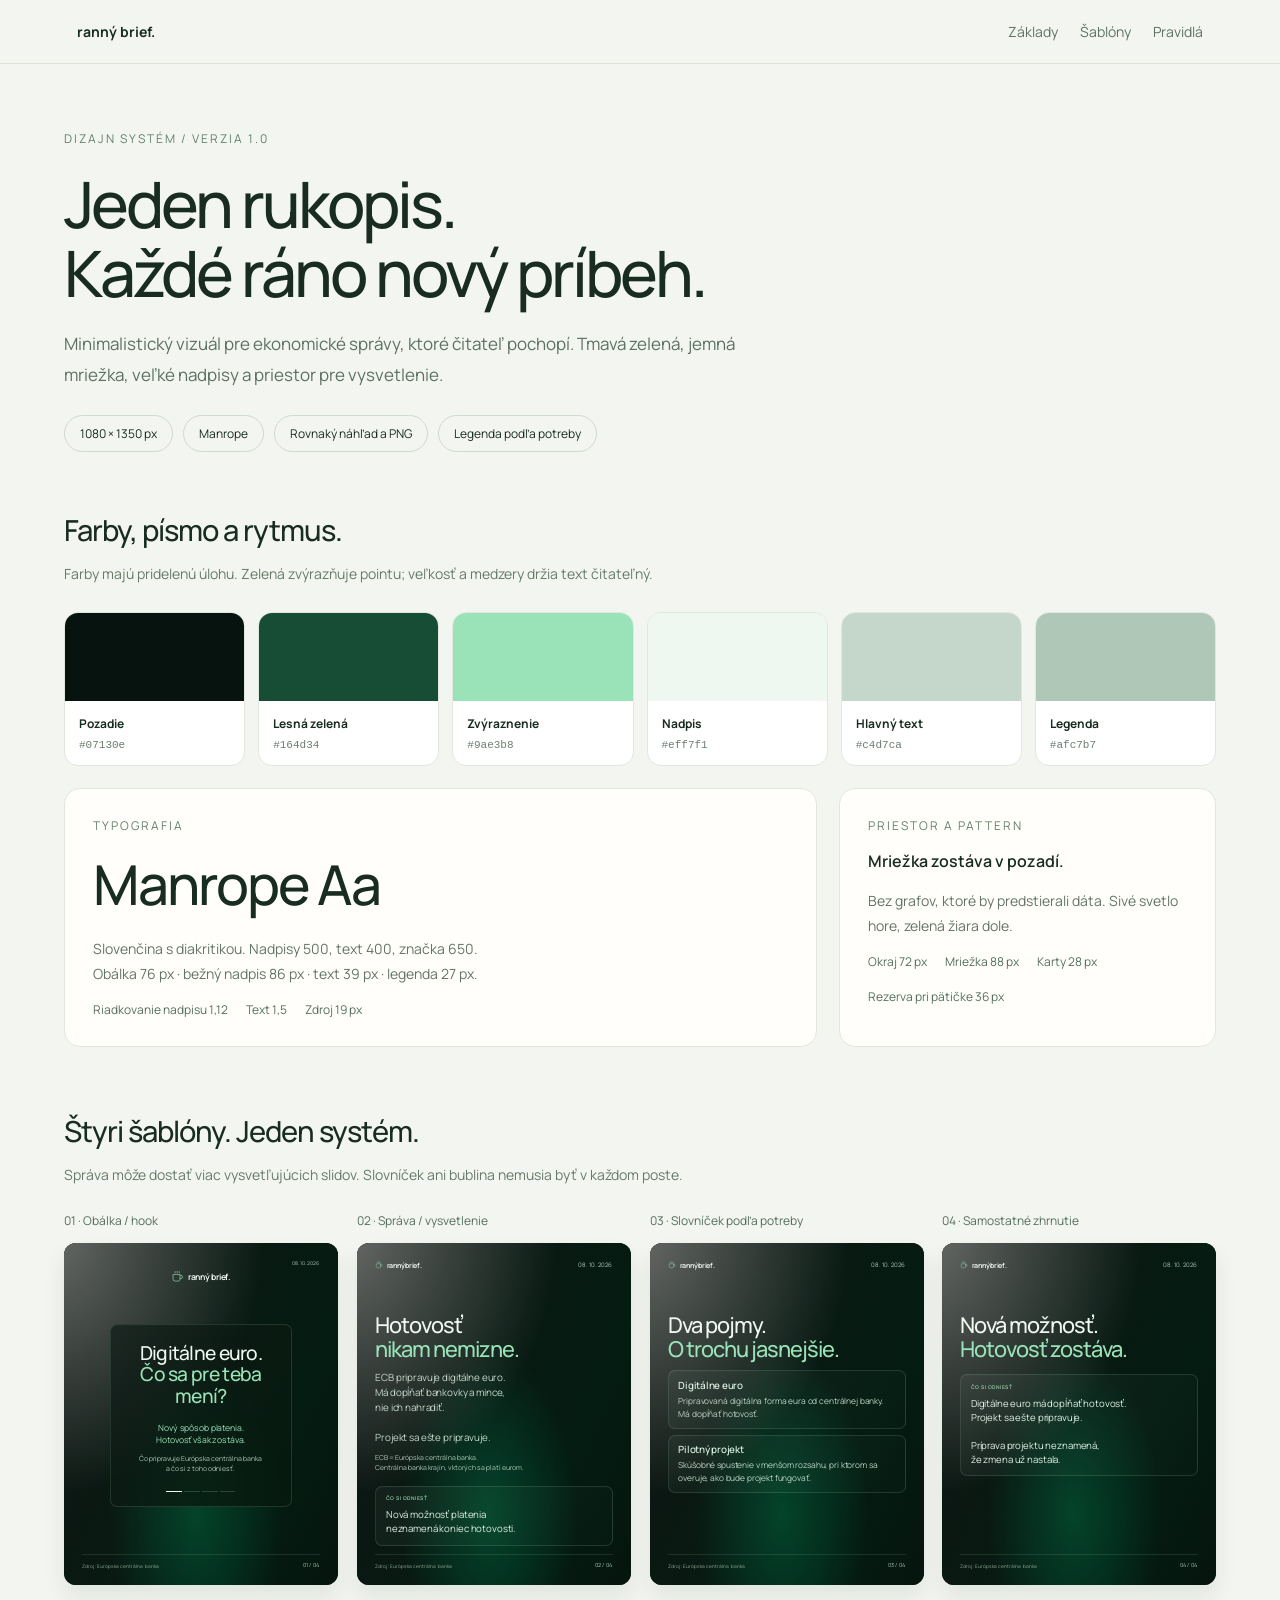
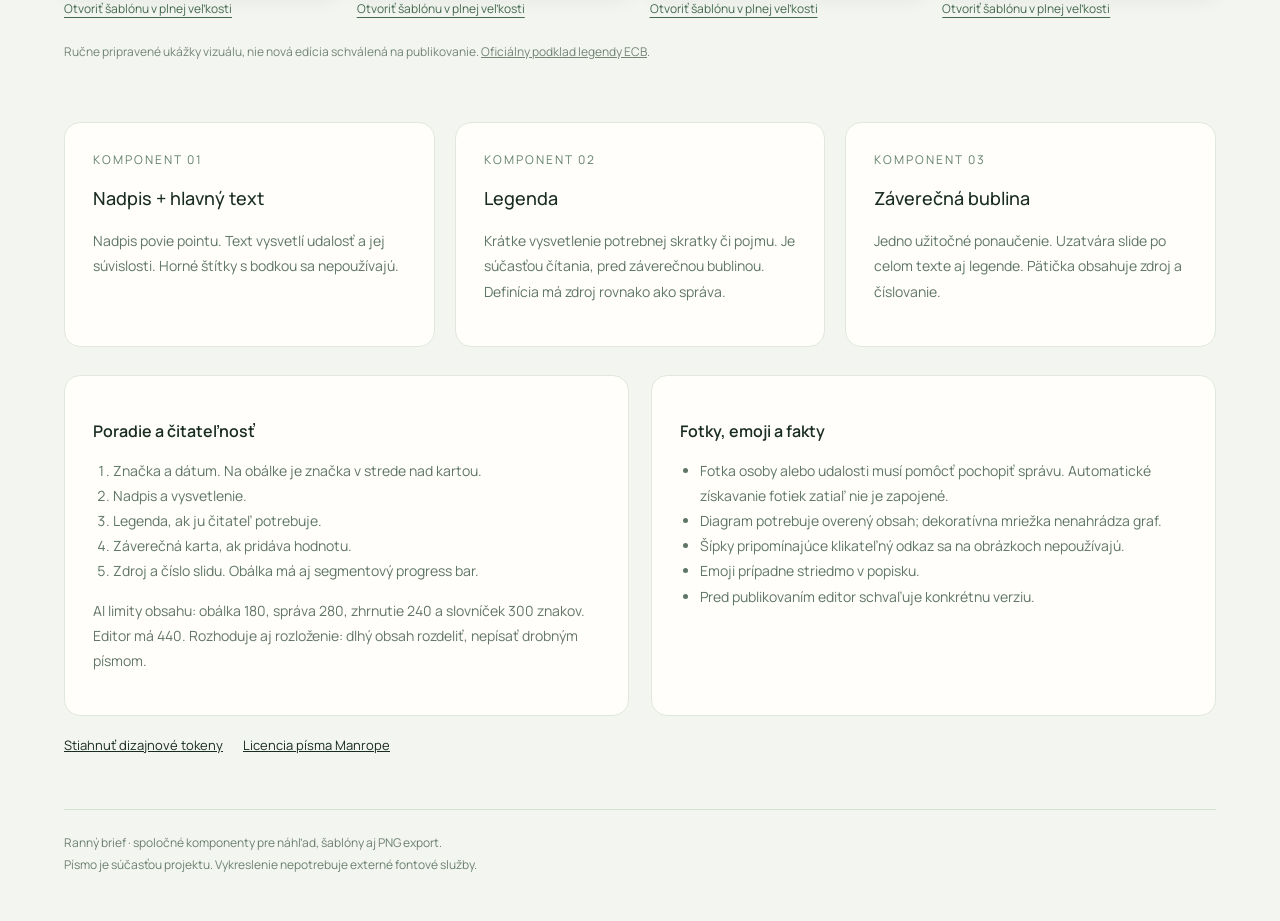
<file: design-system.html>
<!doctype html><html lang="sk"><head><meta charset="utf-8"><meta name="viewport" content="width=device-width,initial-scale=1"><title>Ranný brief — dizajn systém</title><style>@font-face{font-family:Manrope;src:url([data-uri]) format('truetype');font-weight:200 800;font-style:normal;font-display:block}
.rb-frame{
  --rb-background:#07130e;--rb-forest:#164d34;--rb-accent:#9ae3b8;
  --rb-text:#eff7f1;--rb-body:#c4d7ca;--rb-muted:#afc7b7;
  --rb-grid:#d6e8dc13;--rb-border:#c2efd322;
  --rb-gutter:6.666667cqw;--rb-title:7.962963cqw;
  --rb-cover-title:7.037037cqw;--rb-body-size:3.611111cqw;
  --rb-radius:2.592593cqw;
  width:100%;container-type:inline-size;font-family:Manrope,sans-serif;font-synthesis:none;
}
.rb-post,.rb-post *{box-sizing:border-box}
.rb-post{position:relative;width:100%;aspect-ratio:4/5;overflow:hidden;background:var(--rb-background);color:var(--rb-text)}
.rb-post::before{content:'';position:absolute;inset:0;background:radial-gradient(ellipse at -7% -4%,#dddeda70,transparent 53%),radial-gradient(ellipse at 48% 79%,#00875460,transparent 43%),linear-gradient(115deg,#101412,#041c12 72%,#06150e)}
.rb-grid{position:absolute;inset:0;background-image:linear-gradient(var(--rb-grid) .138889cqw,transparent .138889cqw),linear-gradient(90deg,var(--rb-grid) .138889cqw,transparent .138889cqw);background-size:8.148148cqw 8.148148cqw;mask-image:linear-gradient(180deg,#000c,#0009 45%,#000c)}
.rb-top{position:absolute;top:6.296296cqw;left:var(--rb-gutter);right:var(--rb-gutter);display:flex;justify-content:space-between;align-items:center;gap:2cqw}
.rb-brand{font-size:2.592593cqw;font-weight:650;letter-spacing:-.092593cqw;display:flex;align-items:center;gap:1.203704cqw;white-space:nowrap}
.rb-brand svg{width:2.962963cqw;height:2.962963cqw;color:var(--rb-accent)}
.rb-top time{font-size:2.222222cqw;letter-spacing:.018519cqw;color:#b2c8ba;white-space:nowrap}
.rb-content{position:absolute;left:var(--rb-gutter);right:var(--rb-gutter);top:25.462963cqw}
.rb-title{font-family:inherit;font-size:var(--rb-title);line-height:1.12;font-weight:500;letter-spacing:-.37037cqw;margin:0 0 3.240741cqw;white-space:pre-line;overflow-wrap:anywhere;color:var(--rb-text)}
.rb-title-accent{color:var(--rb-accent)}
.rb-layout-cover .rb-top{justify-content:center;top:10cqw}
.rb-layout-cover .rb-brand{font-size:3.148148cqw;gap:1.481481cqw}
.rb-layout-cover .rb-brand svg{width:4.814815cqw;height:4.814815cqw}
.rb-layout-cover .rb-top time{position:absolute;top:-3.7cqw;right:0;font-size:1.851852cqw}
.rb-layout-cover .rb-content{left:16.666667cqw;right:16.666667cqw;top:29.62963cqw;min-height:66.666667cqw;padding:6.111111cqw 5.555556cqw 5.185185cqw;text-align:center;border:.092593cqw solid var(--rb-border);border-radius:var(--rb-radius);background:linear-gradient(125deg,#101b17b3,#06190ed9);box-shadow:inset 0 .092593cqw 0 #edfff008;display:flex;flex-direction:column}
.rb-layout-cover .rb-title{font-size:var(--rb-cover-title);line-height:1.12;letter-spacing:-.259259cqw;margin-bottom:5.555556cqw}
.rb-layout-cover .rb-body{font-size:3.148148cqw;line-height:1.4;color:var(--rb-accent)}
.rb-cover-extra{font-size:2.5cqw;line-height:1.5;color:var(--rb-muted);padding-top:2.962963cqw}
.rb-progress{display:flex;gap:.740741cqw;justify-content:center;padding-top:5.555556cqw;margin-top:auto;width:100%}
.rb-progress i{height:.277778cqw;flex:1;max-width:5.740741cqw;background:#b4dec433}
.rb-progress i.current{background:var(--rb-text)}
.rb-post p{margin:0;font-family:inherit;white-space:pre-line;overflow-wrap:anywhere}
.rb-body{font-size:var(--rb-body-size);line-height:1.5;letter-spacing:-.050926cqw;font-weight:400;color:var(--rb-body)}
.rb-legend{font-size:2.5cqw;line-height:1.45;color:var(--rb-muted);padding-top:3.148148cqw}
.rb-card{border:.092593cqw solid var(--rb-border);border-radius:var(--rb-radius);padding:3.148148cqw 3.518519cqw;background:linear-gradient(125deg,#d5ffe60c,#9ae5b903);box-shadow:inset 0 .092593cqw 0 #edfff008}
.rb-card p{font-size:3.518519cqw;line-height:1.45;letter-spacing:-.050926cqw;color:#e1f0e6}
.rb-label{font-size:1.851852cqw;line-height:1.4;letter-spacing:.185185cqw;font-weight:600;color:#9ad3af;text-transform:uppercase;margin-bottom:2.12963cqw}
.rb-takeaway{margin-top:4.62963cqw}
.rb-term-card{padding:2.685185cqw 3.333333cqw;margin-top:2.222222cqw}
.rb-term-card h3{font-family:inherit;font-size:3.611111cqw;line-height:1.3;letter-spacing:-.092593cqw;font-weight:550;color:#d8f1e2;margin:0 0 1.296296cqw;overflow-wrap:anywhere}
.rb-term-card p{font-size:3.055556cqw;line-height:1.5;color:#bcd3c4}
.rb-footer{position:absolute;bottom:5.648148cqw;left:var(--rb-gutter);right:var(--rb-gutter);border-top:.092593cqw solid #b4dec420;padding-top:2.592593cqw;display:flex;justify-content:space-between;align-items:flex-end;gap:2.777778cqw}
.rb-source{font-size:1.759259cqw;line-height:1.5;letter-spacing:.018519cqw;color:#90aa98;max-width:75%;overflow-wrap:anywhere}
.rb-pagination{font-size:2.037037cqw;line-height:1.4;letter-spacing:.092593cqw;color:#a9c8b5;white-space:nowrap}

*{box-sizing:border-box}html{scroll-behavior:smooth}body{margin:0;background:#f3f5f0;color:#192c21;font-family:Manrope,sans-serif}a{color:inherit}a:focus-visible{outline:3px solid #248653;outline-offset:6px}header.guide-top{padding:22px 6%;border-bottom:1px solid #dce4da;display:flex;justify-content:space-between;gap:20px;font-size:14px}nav{display:flex;gap:22px;flex-wrap:wrap}nav a{text-decoration:none;color:#5e7264}.wrap{max-width:1440px;margin:auto;padding:66px 5% 45px}.eyebrow{font-size:12px;letter-spacing:2px;color:#63816c;text-transform:uppercase}.hero h1{font-size:clamp(38px,5vw,70px);line-height:1.08;letter-spacing:-3px;font-weight:500;max-width:850px;margin:22px 0}.hero p{font-size:17px;line-height:1.8;max-width:710px;color:#5c7063}.badges{display:flex;gap:10px;flex-wrap:wrap;margin:25px 0 58px}.badge{border:1px solid #cedbcf;border-radius:99px;padding:9px 15px;font-size:12px}.section-heading{font-size:29px;letter-spacing:-1px;font-weight:500;margin:0 0 12px}.section-copy{font-size:14px;line-height:1.7;color:#667b6a;margin:0 0 26px}.palette{display:grid;grid-template-columns:repeat(6,1fr);gap:13px}.swatch{background:white;border:1px solid #e0e8dd;border-radius:14px;overflow:hidden}.swatch i{display:block;height:88px}.swatch div{padding:14px}.swatch b{display:block;font-size:12px}.swatch code{display:block;margin-top:7px;font-size:11px;color:#6c7e70}.foundations{display:grid;grid-template-columns:2fr 1fr;gap:22px;margin-top:22px}.foundation{background:#fffefa;border:1px solid #e0e8dd;border-radius:16px;padding:28px}.font-name{font-size:55px;letter-spacing:-2px;font-weight:500;margin:12px 0}.foundation p{font-size:14px;line-height:1.8;color:#637568}.foundation h3{font-size:16px;font-weight:600}.sizing{display:flex;gap:18px;flex-wrap:wrap;font-size:12px;color:#54705c}.templates{margin-top:64px}.deck{display:grid;grid-template-columns:repeat(4,minmax(0,1fr));gap:19px}.example-name{font-size:12px;color:#546d5b;margin:0 0 14px}.example .rb-frame{border-radius:12px;overflow:hidden;box-shadow:0 12px 22px #17382115}.example > a{display:block;font-size:12px;margin-top:14px;color:#456a50;text-underline-offset:4px}.components{display:grid;grid-template-columns:repeat(3,1fr);gap:20px;margin-top:60px}.components h3{font-size:18px;font-weight:500}.components p,.rules li{font-size:14px;line-height:1.8;color:#5f7566}.rules{display:grid;grid-template-columns:1fr 1fr;gap:22px;margin-top:28px}.rules ol,.rules ul{padding-left:20px;margin-bottom:0}.footer{margin-top:55px;padding-top:22px;border-top:1px solid #d5e0d3;font-size:12px;line-height:1.8;color:#6b806f}.downloads{display:flex;gap:20px;flex-wrap:wrap;margin-top:20px;font-size:13px}.note{font-size:12px;color:#738575;line-height:1.8;margin:24px 0}
@media(max-width:1050px){.deck{grid-template-columns:repeat(2,1fr)}.palette{grid-template-columns:repeat(3,1fr)}.foundations{grid-template-columns:1fr}.components{grid-template-columns:1fr}}@media(max-width:600px){header.guide-top{flex-direction:column}.wrap{padding:36px 22px}.hero h1{letter-spacing:-1.7px}.deck{grid-template-columns:1fr;gap:28px}.palette{grid-template-columns:repeat(2,1fr)}.rules{grid-template-columns:1fr}.foundation{padding:22px}.font-name{font-size:44px}}
@media(prefers-reduced-motion:reduce){html{scroll-behavior:auto}}
</style></head><body><header class="guide-top"><b>ranný brief.</b><nav aria-label="Sekcie dizajn systému"><a href="#foundations">Základy</a><a href="#templates">Šablóny</a><a href="#rules">Pravidlá</a></nav></header><main class="wrap"><section class="hero"><div class="eyebrow">Dizajn systém / verzia 1.0</div><h1>Jeden rukopis.<br>Každé ráno nový príbeh.</h1><p>Minimalistický vizuál pre ekonomické správy, ktoré čitateľ pochopí. Tmavá zelená, jemná mriežka, veľké nadpisy a priestor pre vysvetlenie.</p><div class="badges"><span class="badge">1080 × 1350 px</span><span class="badge">Manrope</span><span class="badge">Rovnaký náhľad a PNG</span><span class="badge">Legenda podľa potreby</span></div></section>
<section id="foundations"><h2 class="section-heading">Farby, písmo a rytmus.</h2><p class="section-copy">Farby majú pridelenú úlohu. Zelená zvýrazňuje pointu; veľkosť a medzery držia text čitateľný.</p><div class="palette"><div class="swatch"><i style="background:#07130e"></i><div><b>Pozadie</b><code>#07130e</code></div></div><div class="swatch"><i style="background:#164d34"></i><div><b>Lesná zelená</b><code>#164d34</code></div></div><div class="swatch"><i style="background:#9ae3b8"></i><div><b>Zvýraznenie</b><code>#9ae3b8</code></div></div><div class="swatch"><i style="background:#eff7f1"></i><div><b>Nadpis</b><code>#eff7f1</code></div></div><div class="swatch"><i style="background:#c4d7ca"></i><div><b>Hlavný text</b><code>#c4d7ca</code></div></div><div class="swatch"><i style="background:#afc7b7"></i><div><b>Legenda</b><code>#afc7b7</code></div></div></div><div class="foundations"><div class="foundation"><div class="eyebrow">Typografia</div><div class="font-name">Manrope Aa</div><p>Slovenčina s diakritikou. Nadpisy 500, text 400, značka 650.<br>Obálka 76 px · bežný nadpis 86 px · text 39 px · legenda 27 px.</p><div class="sizing"><span>Riadkovanie nadpisu 1,12</span><span>Text 1,5</span><span>Zdroj 19 px</span></div></div><div class="foundation"><div class="eyebrow">Priestor a pattern</div><h3>Mriežka zostáva v pozadí.</h3><p>Bez grafov, ktoré by predstierali dáta. Sivé svetlo hore, zelená žiara dole.</p><div class="sizing"><span>Okraj 72 px</span><span>Mriežka 88 px</span><span>Karty 28 px</span><span>Rezerva pri pätičke 36 px</span></div></div></div></section>
<section class="templates" id="templates"><h2 class="section-heading">Štyri šablóny. Jeden systém.</h2><p class="section-copy">Správa môže dostať viac vysvetľujúcich slidov. Slovníček ani bublina nemusia byť v každom poste.</p><div class="deck"><div class="example"><p class="example-name">01 · Obálka / hook</p><div class="rb-frame"><article class="rb-post rb-layout-cover">
    <div class="rb-grid" aria-hidden="true"></div>
    <header class="rb-top"><div class="rb-brand"><svg viewBox="0 0 32 32" fill="none" aria-hidden="true"><path d="M5 11h17v11a5 5 0 0 1-5 5h-7a5 5 0 0 1-5-5V11Z" stroke="currentColor" stroke-width="1.5"/><path d="M22 13h2a4 4 0 0 1 0 8h-2M10 4v3M15 3v4M20 4v3" stroke="currentColor" stroke-width="1.5" stroke-linecap="round"/></svg><span>ranný brief.</span></div><time>08. 10. 2026</time></header>
    <div class="rb-content"><h2 class="rb-title">Digitálne euro.<br><span class="rb-title-accent">Čo sa pre teba
mení?</span></h2><p class="rb-body">Nový spôsob platenia.
Hotovosť však zostáva.</p><p class="rb-cover-extra">Čo pripravuje Európska centrálna banka
a čo si z toho odniesť.</p><div class="rb-progress" role="img" aria-label="Slide 1 z 4"><i class="current"></i><i class=""></i><i class=""></i><i class=""></i></div>
    </div>
    <footer class="rb-footer"><span class="rb-source">Zdroj: Európska centrálna banka</span><span class="rb-pagination">01 / 04</span></footer>
  </article></div><a href="design-system/cover.html">Otvoriť šablónu v plnej veľkosti</a></div><div class="example"><p class="example-name">02 · Správa / vysvetlenie</p><div class="rb-frame"><article class="rb-post rb-layout-news">
    <div class="rb-grid" aria-hidden="true"></div>
    <header class="rb-top"><div class="rb-brand"><svg viewBox="0 0 32 32" fill="none" aria-hidden="true"><path d="M5 11h17v11a5 5 0 0 1-5 5h-7a5 5 0 0 1-5-5V11Z" stroke="currentColor" stroke-width="1.5"/><path d="M22 13h2a4 4 0 0 1 0 8h-2M10 4v3M15 3v4M20 4v3" stroke="currentColor" stroke-width="1.5" stroke-linecap="round"/></svg><span>ranný brief.</span></div><time>08. 10. 2026</time></header>
    <div class="rb-content"><h2 class="rb-title">Hotovosť<br><span class="rb-title-accent">nikam nemizne.</span></h2><p class="rb-body">ECB pripravuje digitálne euro.
Má dopĺňať bankovky a mince,
nie ich nahradiť.

Projekt sa ešte pripravuje.</p><p class="rb-legend">ECB = Európska centrálna banka.
Centrálna banka krajín, v ktorých sa platí eurom.</p><section class="rb-card rb-takeaway"><div class="rb-label">Čo si odniesť</div><p>Nová možnosť platenia
neznamená koniec hotovosti.</p></section>
    </div>
    <footer class="rb-footer"><span class="rb-source">Zdroj: Európska centrálna banka</span><span class="rb-pagination">02 / 04</span></footer>
  </article></div><a href="design-system/news.html">Otvoriť šablónu v plnej veľkosti</a></div><div class="example"><p class="example-name">03 · Slovníček podľa potreby</p><div class="rb-frame"><article class="rb-post rb-layout-glossary">
    <div class="rb-grid" aria-hidden="true"></div>
    <header class="rb-top"><div class="rb-brand"><svg viewBox="0 0 32 32" fill="none" aria-hidden="true"><path d="M5 11h17v11a5 5 0 0 1-5 5h-7a5 5 0 0 1-5-5V11Z" stroke="currentColor" stroke-width="1.5"/><path d="M22 13h2a4 4 0 0 1 0 8h-2M10 4v3M15 3v4M20 4v3" stroke="currentColor" stroke-width="1.5" stroke-linecap="round"/></svg><span>ranný brief.</span></div><time>08. 10. 2026</time></header>
    <div class="rb-content"><h2 class="rb-title">Dva pojmy.<br><span class="rb-title-accent">O trochu jasnejšie.</span></h2><section class="rb-card rb-term-card"><h3>Digitálne euro</h3><p>Pripravovaná digitálna forma eura od centrálnej banky. Má dopĺňať hotovosť.</p></section><section class="rb-card rb-term-card"><h3>Pilotný projekt</h3><p>Skúšobné spustenie v menšom rozsahu, pri ktorom sa overuje, ako bude projekt fungovať.</p></section>
    </div>
    <footer class="rb-footer"><span class="rb-source">Zdroj: Európska centrálna banka</span><span class="rb-pagination">03 / 04</span></footer>
  </article></div><a href="design-system/glossary.html">Otvoriť šablónu v plnej veľkosti</a></div><div class="example"><p class="example-name">04 · Samostatné zhrnutie</p><div class="rb-frame"><article class="rb-post rb-layout-takeaway">
    <div class="rb-grid" aria-hidden="true"></div>
    <header class="rb-top"><div class="rb-brand"><svg viewBox="0 0 32 32" fill="none" aria-hidden="true"><path d="M5 11h17v11a5 5 0 0 1-5 5h-7a5 5 0 0 1-5-5V11Z" stroke="currentColor" stroke-width="1.5"/><path d="M22 13h2a4 4 0 0 1 0 8h-2M10 4v3M15 3v4M20 4v3" stroke="currentColor" stroke-width="1.5" stroke-linecap="round"/></svg><span>ranný brief.</span></div><time>08. 10. 2026</time></header>
    <div class="rb-content"><h2 class="rb-title">Nová možnosť.<br><span class="rb-title-accent">Hotovosť zostáva.</span></h2><section class="rb-card rb-takeaway"><div class="rb-label">Čo si odniesť</div><p>Digitálne euro má dopĺňať hotovosť.
Projekt sa ešte pripravuje.

Príprava projektu neznamená,
že zmena už nastala.</p></section>
    </div>
    <footer class="rb-footer"><span class="rb-source">Zdroj: Európska centrálna banka</span><span class="rb-pagination">04 / 04</span></footer>
  </article></div><a href="design-system/takeaway.html">Otvoriť šablónu v plnej veľkosti</a></div></div><p class="note">Ručne pripravené ukážky vizuálu, nie nová edícia schválená na publikovanie. <a href="https://www.ecb.europa.eu/ecb/orga/escb/html/index.en.html">Oficiálny podklad legendy ECB</a>.</p></section>
<section id="rules"><div class="components"><div class="foundation"><div class="eyebrow">Komponent 01</div><h3>Nadpis + hlavný text</h3><p>Nadpis povie pointu. Text vysvetlí udalosť a jej súvislosti. Horné štítky s bodkou sa nepoužívajú.</p></div><div class="foundation"><div class="eyebrow">Komponent 02</div><h3>Legenda</h3><p>Krátke vysvetlenie potrebnej skratky či pojmu. Je súčasťou čítania, pred záverečnou bublinou. Definícia má zdroj rovnako ako správa.</p></div><div class="foundation"><div class="eyebrow">Komponent 03</div><h3>Záverečná bublina</h3><p>Jedno užitočné ponaučenie. Uzatvára slide po celom texte aj legende. Pätička obsahuje zdroj a číslovanie.</p></div></div><div class="rules"><div class="foundation"><h3>Poradie a čitateľnosť</h3><ol><li>Značka a dátum. Na obálke je značka v strede nad kartou.</li><li>Nadpis a vysvetlenie.</li><li>Legenda, ak ju čitateľ potrebuje.</li><li>Záverečná karta, ak pridáva hodnotu.</li><li>Zdroj a číslo slidu. Obálka má aj segmentový progress bar.</li></ol><p>AI limity obsahu: obálka 180, správa 280, zhrnutie 240 a slovníček 300 znakov. Editor má 440. Rozhoduje aj rozloženie: dlhý obsah rozdeliť, nepísať drobným písmom.</p></div><div class="foundation"><h3>Fotky, emoji a fakty</h3><ul><li>Fotka osoby alebo udalosti musí pomôcť pochopiť správu. Automatické získavanie fotiek zatiaľ nie je zapojené.</li><li>Diagram potrebuje overený obsah; dekoratívna mriežka nenahrádza graf.</li><li>Šípky pripomínajúce klikateľný odkaz sa na obrázkoch nepoužívajú.</li><li>Emoji prípadne striedmo v popisku.</li><li>Pred publikovaním editor schvaľuje konkrétnu verziu.</li></ul></div></div></section>
<div class="downloads"><a href="design-system-tokens.json" download>Stiahnuť dizajnové tokeny</a><a href="design-system/OFL.txt">Licencia písma Manrope</a></div><footer class="footer">Ranný brief · spoločné komponenty pre náhľad, šablóny aj PNG export.<br>Písmo je súčasťou projektu. Vykreslenie nepotrebuje externé fontové služby.</footer></main></body></html>
</file>
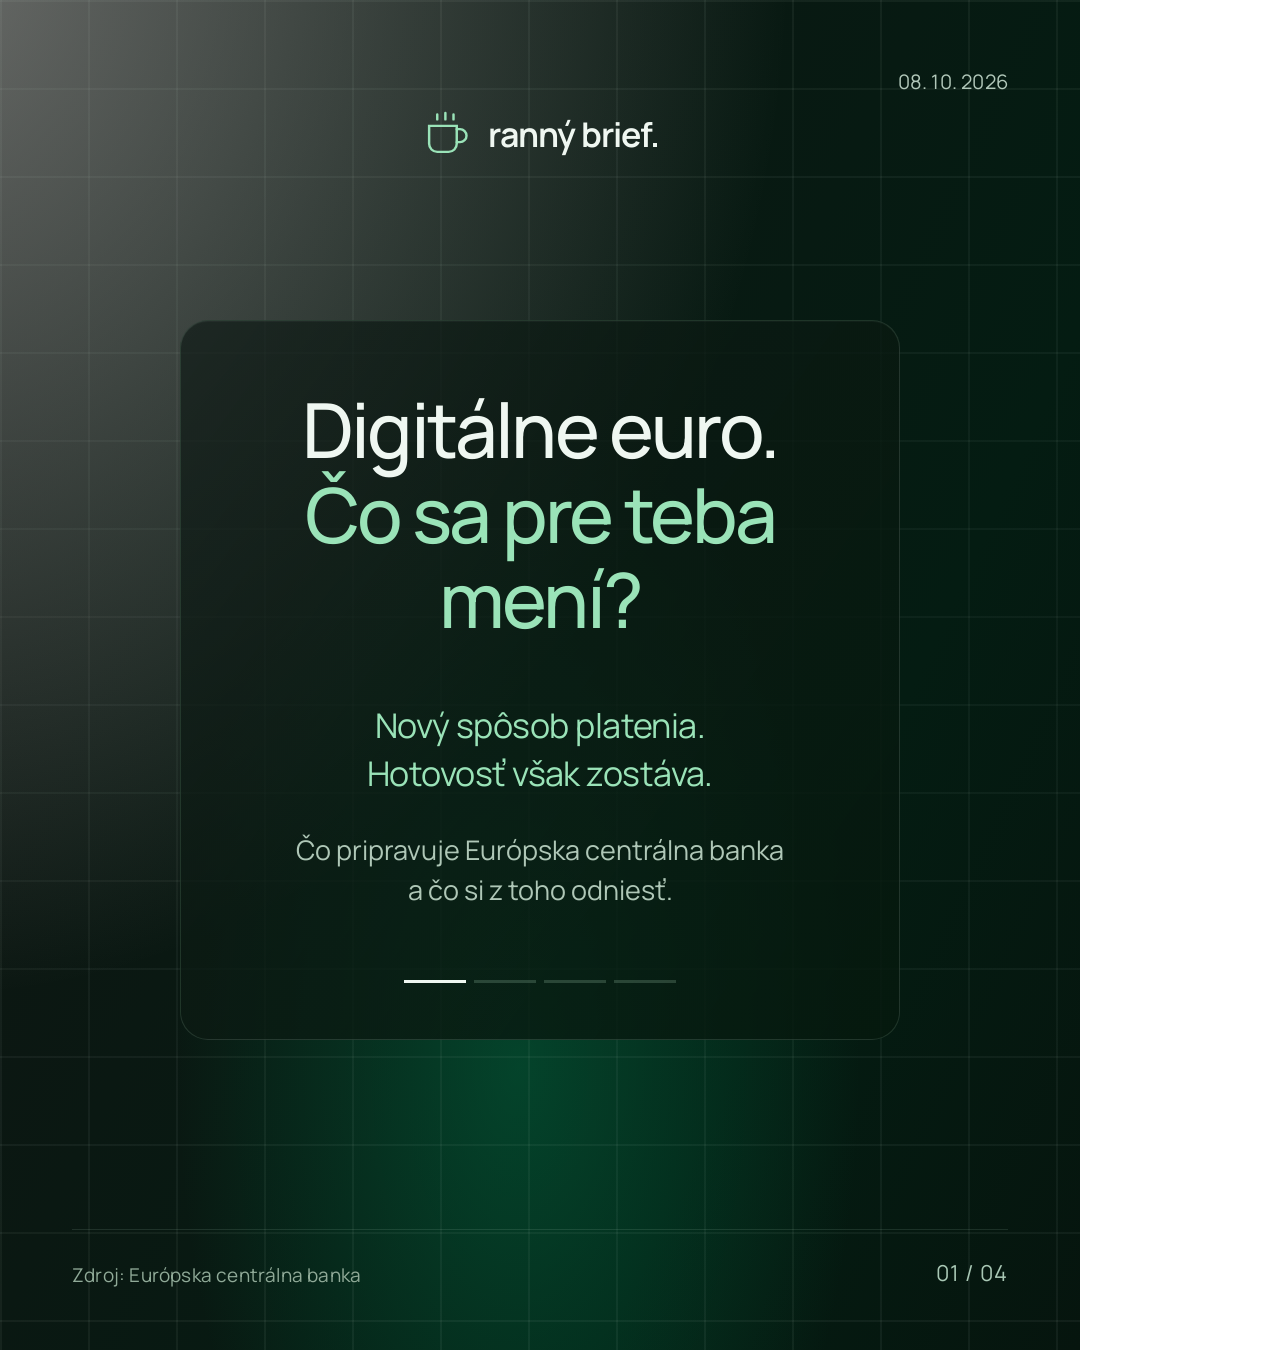
<file: design-system/cover.html>
<!doctype html><html lang="sk"><head><meta charset="utf-8"><style>@font-face{font-family:Manrope;src:url([data-uri]) format('truetype');font-weight:200 800;font-style:normal;font-display:block}
.rb-frame{
  --rb-background:#07130e;--rb-forest:#164d34;--rb-accent:#9ae3b8;
  --rb-text:#eff7f1;--rb-body:#c4d7ca;--rb-muted:#afc7b7;
  --rb-grid:#d6e8dc13;--rb-border:#c2efd322;
  --rb-gutter:6.666667cqw;--rb-title:7.962963cqw;
  --rb-cover-title:7.037037cqw;--rb-body-size:3.611111cqw;
  --rb-radius:2.592593cqw;
  width:100%;container-type:inline-size;font-family:Manrope,sans-serif;font-synthesis:none;
}
.rb-post,.rb-post *{box-sizing:border-box}
.rb-post{position:relative;width:100%;aspect-ratio:4/5;overflow:hidden;background:var(--rb-background);color:var(--rb-text)}
.rb-post::before{content:'';position:absolute;inset:0;background:radial-gradient(ellipse at -7% -4%,#dddeda70,transparent 53%),radial-gradient(ellipse at 48% 79%,#00875460,transparent 43%),linear-gradient(115deg,#101412,#041c12 72%,#06150e)}
.rb-grid{position:absolute;inset:0;background-image:linear-gradient(var(--rb-grid) .138889cqw,transparent .138889cqw),linear-gradient(90deg,var(--rb-grid) .138889cqw,transparent .138889cqw);background-size:8.148148cqw 8.148148cqw;mask-image:linear-gradient(180deg,#000c,#0009 45%,#000c)}
.rb-top{position:absolute;top:6.296296cqw;left:var(--rb-gutter);right:var(--rb-gutter);display:flex;justify-content:space-between;align-items:center;gap:2cqw}
.rb-brand{font-size:2.592593cqw;font-weight:650;letter-spacing:-.092593cqw;display:flex;align-items:center;gap:1.203704cqw;white-space:nowrap}
.rb-brand svg{width:2.962963cqw;height:2.962963cqw;color:var(--rb-accent)}
.rb-top time{font-size:2.222222cqw;letter-spacing:.018519cqw;color:#b2c8ba;white-space:nowrap}
.rb-content{position:absolute;left:var(--rb-gutter);right:var(--rb-gutter);top:25.462963cqw}
.rb-title{font-family:inherit;font-size:var(--rb-title);line-height:1.12;font-weight:500;letter-spacing:-.37037cqw;margin:0 0 3.240741cqw;white-space:pre-line;overflow-wrap:anywhere;color:var(--rb-text)}
.rb-title-accent{color:var(--rb-accent)}
.rb-layout-cover .rb-top{justify-content:center;top:10cqw}
.rb-layout-cover .rb-brand{font-size:3.148148cqw;gap:1.481481cqw}
.rb-layout-cover .rb-brand svg{width:4.814815cqw;height:4.814815cqw}
.rb-layout-cover .rb-top time{position:absolute;top:-3.7cqw;right:0;font-size:1.851852cqw}
.rb-layout-cover .rb-content{left:16.666667cqw;right:16.666667cqw;top:29.62963cqw;min-height:66.666667cqw;padding:6.111111cqw 5.555556cqw 5.185185cqw;text-align:center;border:.092593cqw solid var(--rb-border);border-radius:var(--rb-radius);background:linear-gradient(125deg,#101b17b3,#06190ed9);box-shadow:inset 0 .092593cqw 0 #edfff008;display:flex;flex-direction:column}
.rb-layout-cover .rb-title{font-size:var(--rb-cover-title);line-height:1.12;letter-spacing:-.259259cqw;margin-bottom:5.555556cqw}
.rb-layout-cover .rb-body{font-size:3.148148cqw;line-height:1.4;color:var(--rb-accent)}
.rb-cover-extra{font-size:2.5cqw;line-height:1.5;color:var(--rb-muted);padding-top:2.962963cqw}
.rb-progress{display:flex;gap:.740741cqw;justify-content:center;padding-top:5.555556cqw;margin-top:auto;width:100%}
.rb-progress i{height:.277778cqw;flex:1;max-width:5.740741cqw;background:#b4dec433}
.rb-progress i.current{background:var(--rb-text)}
.rb-post p{margin:0;font-family:inherit;white-space:pre-line;overflow-wrap:anywhere}
.rb-body{font-size:var(--rb-body-size);line-height:1.5;letter-spacing:-.050926cqw;font-weight:400;color:var(--rb-body)}
.rb-legend{font-size:2.5cqw;line-height:1.45;color:var(--rb-muted);padding-top:3.148148cqw}
.rb-card{border:.092593cqw solid var(--rb-border);border-radius:var(--rb-radius);padding:3.148148cqw 3.518519cqw;background:linear-gradient(125deg,#d5ffe60c,#9ae5b903);box-shadow:inset 0 .092593cqw 0 #edfff008}
.rb-card p{font-size:3.518519cqw;line-height:1.45;letter-spacing:-.050926cqw;color:#e1f0e6}
.rb-label{font-size:1.851852cqw;line-height:1.4;letter-spacing:.185185cqw;font-weight:600;color:#9ad3af;text-transform:uppercase;margin-bottom:2.12963cqw}
.rb-takeaway{margin-top:4.62963cqw}
.rb-term-card{padding:2.685185cqw 3.333333cqw;margin-top:2.222222cqw}
.rb-term-card h3{font-family:inherit;font-size:3.611111cqw;line-height:1.3;letter-spacing:-.092593cqw;font-weight:550;color:#d8f1e2;margin:0 0 1.296296cqw;overflow-wrap:anywhere}
.rb-term-card p{font-size:3.055556cqw;line-height:1.5;color:#bcd3c4}
.rb-footer{position:absolute;bottom:5.648148cqw;left:var(--rb-gutter);right:var(--rb-gutter);border-top:.092593cqw solid #b4dec420;padding-top:2.592593cqw;display:flex;justify-content:space-between;align-items:flex-end;gap:2.777778cqw}
.rb-source{font-size:1.759259cqw;line-height:1.5;letter-spacing:.018519cqw;color:#90aa98;max-width:75%;overflow-wrap:anywhere}
.rb-pagination{font-size:2.037037cqw;line-height:1.4;letter-spacing:.092593cqw;color:#a9c8b5;white-space:nowrap}
html,body{margin:0;width:1080px;height:1350px}.rb-frame{width:1080px}</style></head><body><div class="rb-frame"><article class="rb-post rb-layout-cover">
    <div class="rb-grid" aria-hidden="true"></div>
    <header class="rb-top"><div class="rb-brand"><svg viewBox="0 0 32 32" fill="none" aria-hidden="true"><path d="M5 11h17v11a5 5 0 0 1-5 5h-7a5 5 0 0 1-5-5V11Z" stroke="currentColor" stroke-width="1.5"/><path d="M22 13h2a4 4 0 0 1 0 8h-2M10 4v3M15 3v4M20 4v3" stroke="currentColor" stroke-width="1.5" stroke-linecap="round"/></svg><span>ranný brief.</span></div><time>08. 10. 2026</time></header>
    <div class="rb-content"><h2 class="rb-title">Digitálne euro.<br><span class="rb-title-accent">Čo sa pre teba
mení?</span></h2><p class="rb-body">Nový spôsob platenia.
Hotovosť však zostáva.</p><p class="rb-cover-extra">Čo pripravuje Európska centrálna banka
a čo si z toho odniesť.</p><div class="rb-progress" role="img" aria-label="Slide 1 z 4"><i class="current"></i><i class=""></i><i class=""></i><i class=""></i></div>
    </div>
    <footer class="rb-footer"><span class="rb-source">Zdroj: Európska centrálna banka</span><span class="rb-pagination">01 / 04</span></footer>
  </article></div></body></html>
</file>
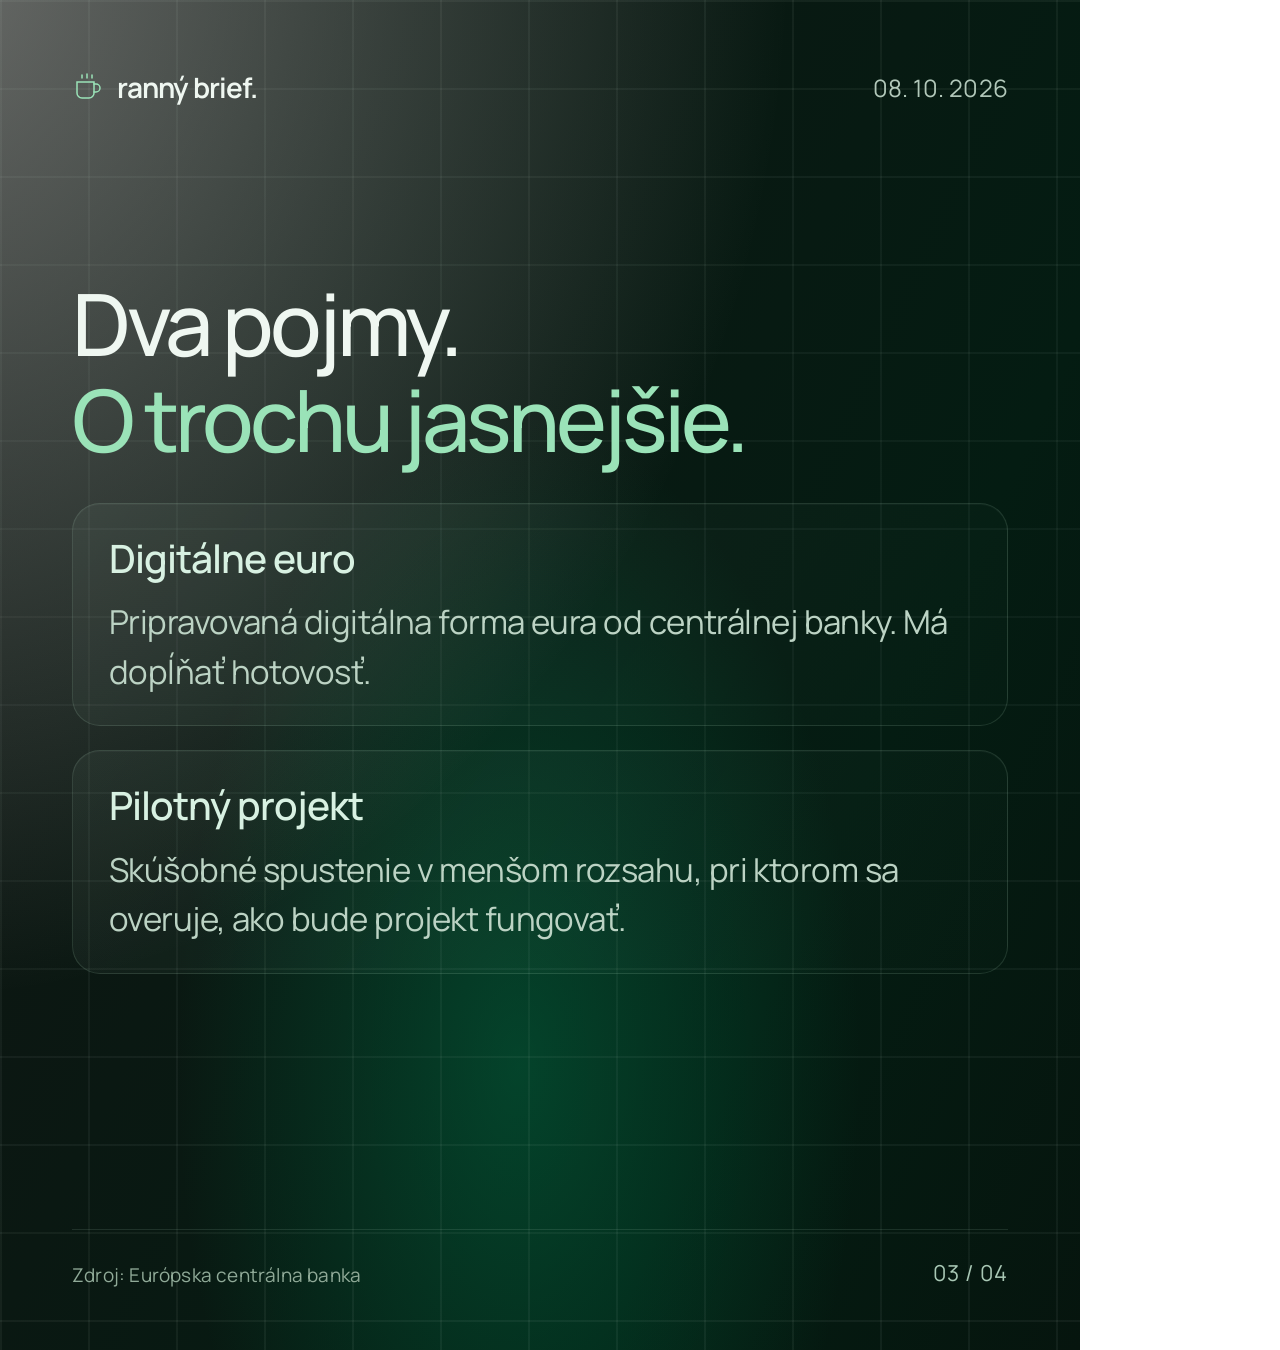
<file: design-system/glossary.html>
<!doctype html><html lang="sk"><head><meta charset="utf-8"><style>@font-face{font-family:Manrope;src:url([data-uri]) format('truetype');font-weight:200 800;font-style:normal;font-display:block}
.rb-frame{
  --rb-background:#07130e;--rb-forest:#164d34;--rb-accent:#9ae3b8;
  --rb-text:#eff7f1;--rb-body:#c4d7ca;--rb-muted:#afc7b7;
  --rb-grid:#d6e8dc13;--rb-border:#c2efd322;
  --rb-gutter:6.666667cqw;--rb-title:7.962963cqw;
  --rb-cover-title:7.037037cqw;--rb-body-size:3.611111cqw;
  --rb-radius:2.592593cqw;
  width:100%;container-type:inline-size;font-family:Manrope,sans-serif;font-synthesis:none;
}
.rb-post,.rb-post *{box-sizing:border-box}
.rb-post{position:relative;width:100%;aspect-ratio:4/5;overflow:hidden;background:var(--rb-background);color:var(--rb-text)}
.rb-post::before{content:'';position:absolute;inset:0;background:radial-gradient(ellipse at -7% -4%,#dddeda70,transparent 53%),radial-gradient(ellipse at 48% 79%,#00875460,transparent 43%),linear-gradient(115deg,#101412,#041c12 72%,#06150e)}
.rb-grid{position:absolute;inset:0;background-image:linear-gradient(var(--rb-grid) .138889cqw,transparent .138889cqw),linear-gradient(90deg,var(--rb-grid) .138889cqw,transparent .138889cqw);background-size:8.148148cqw 8.148148cqw;mask-image:linear-gradient(180deg,#000c,#0009 45%,#000c)}
.rb-top{position:absolute;top:6.296296cqw;left:var(--rb-gutter);right:var(--rb-gutter);display:flex;justify-content:space-between;align-items:center;gap:2cqw}
.rb-brand{font-size:2.592593cqw;font-weight:650;letter-spacing:-.092593cqw;display:flex;align-items:center;gap:1.203704cqw;white-space:nowrap}
.rb-brand svg{width:2.962963cqw;height:2.962963cqw;color:var(--rb-accent)}
.rb-top time{font-size:2.222222cqw;letter-spacing:.018519cqw;color:#b2c8ba;white-space:nowrap}
.rb-content{position:absolute;left:var(--rb-gutter);right:var(--rb-gutter);top:25.462963cqw}
.rb-title{font-family:inherit;font-size:var(--rb-title);line-height:1.12;font-weight:500;letter-spacing:-.37037cqw;margin:0 0 3.240741cqw;white-space:pre-line;overflow-wrap:anywhere;color:var(--rb-text)}
.rb-title-accent{color:var(--rb-accent)}
.rb-layout-cover .rb-top{justify-content:center;top:10cqw}
.rb-layout-cover .rb-brand{font-size:3.148148cqw;gap:1.481481cqw}
.rb-layout-cover .rb-brand svg{width:4.814815cqw;height:4.814815cqw}
.rb-layout-cover .rb-top time{position:absolute;top:-3.7cqw;right:0;font-size:1.851852cqw}
.rb-layout-cover .rb-content{left:16.666667cqw;right:16.666667cqw;top:29.62963cqw;min-height:66.666667cqw;padding:6.111111cqw 5.555556cqw 5.185185cqw;text-align:center;border:.092593cqw solid var(--rb-border);border-radius:var(--rb-radius);background:linear-gradient(125deg,#101b17b3,#06190ed9);box-shadow:inset 0 .092593cqw 0 #edfff008;display:flex;flex-direction:column}
.rb-layout-cover .rb-title{font-size:var(--rb-cover-title);line-height:1.12;letter-spacing:-.259259cqw;margin-bottom:5.555556cqw}
.rb-layout-cover .rb-body{font-size:3.148148cqw;line-height:1.4;color:var(--rb-accent)}
.rb-cover-extra{font-size:2.5cqw;line-height:1.5;color:var(--rb-muted);padding-top:2.962963cqw}
.rb-progress{display:flex;gap:.740741cqw;justify-content:center;padding-top:5.555556cqw;margin-top:auto;width:100%}
.rb-progress i{height:.277778cqw;flex:1;max-width:5.740741cqw;background:#b4dec433}
.rb-progress i.current{background:var(--rb-text)}
.rb-post p{margin:0;font-family:inherit;white-space:pre-line;overflow-wrap:anywhere}
.rb-body{font-size:var(--rb-body-size);line-height:1.5;letter-spacing:-.050926cqw;font-weight:400;color:var(--rb-body)}
.rb-legend{font-size:2.5cqw;line-height:1.45;color:var(--rb-muted);padding-top:3.148148cqw}
.rb-card{border:.092593cqw solid var(--rb-border);border-radius:var(--rb-radius);padding:3.148148cqw 3.518519cqw;background:linear-gradient(125deg,#d5ffe60c,#9ae5b903);box-shadow:inset 0 .092593cqw 0 #edfff008}
.rb-card p{font-size:3.518519cqw;line-height:1.45;letter-spacing:-.050926cqw;color:#e1f0e6}
.rb-label{font-size:1.851852cqw;line-height:1.4;letter-spacing:.185185cqw;font-weight:600;color:#9ad3af;text-transform:uppercase;margin-bottom:2.12963cqw}
.rb-takeaway{margin-top:4.62963cqw}
.rb-term-card{padding:2.685185cqw 3.333333cqw;margin-top:2.222222cqw}
.rb-term-card h3{font-family:inherit;font-size:3.611111cqw;line-height:1.3;letter-spacing:-.092593cqw;font-weight:550;color:#d8f1e2;margin:0 0 1.296296cqw;overflow-wrap:anywhere}
.rb-term-card p{font-size:3.055556cqw;line-height:1.5;color:#bcd3c4}
.rb-footer{position:absolute;bottom:5.648148cqw;left:var(--rb-gutter);right:var(--rb-gutter);border-top:.092593cqw solid #b4dec420;padding-top:2.592593cqw;display:flex;justify-content:space-between;align-items:flex-end;gap:2.777778cqw}
.rb-source{font-size:1.759259cqw;line-height:1.5;letter-spacing:.018519cqw;color:#90aa98;max-width:75%;overflow-wrap:anywhere}
.rb-pagination{font-size:2.037037cqw;line-height:1.4;letter-spacing:.092593cqw;color:#a9c8b5;white-space:nowrap}
html,body{margin:0;width:1080px;height:1350px}.rb-frame{width:1080px}</style></head><body><div class="rb-frame"><article class="rb-post rb-layout-glossary">
    <div class="rb-grid" aria-hidden="true"></div>
    <header class="rb-top"><div class="rb-brand"><svg viewBox="0 0 32 32" fill="none" aria-hidden="true"><path d="M5 11h17v11a5 5 0 0 1-5 5h-7a5 5 0 0 1-5-5V11Z" stroke="currentColor" stroke-width="1.5"/><path d="M22 13h2a4 4 0 0 1 0 8h-2M10 4v3M15 3v4M20 4v3" stroke="currentColor" stroke-width="1.5" stroke-linecap="round"/></svg><span>ranný brief.</span></div><time>08. 10. 2026</time></header>
    <div class="rb-content"><h2 class="rb-title">Dva pojmy.<br><span class="rb-title-accent">O trochu jasnejšie.</span></h2><section class="rb-card rb-term-card"><h3>Digitálne euro</h3><p>Pripravovaná digitálna forma eura od centrálnej banky. Má dopĺňať hotovosť.</p></section><section class="rb-card rb-term-card"><h3>Pilotný projekt</h3><p>Skúšobné spustenie v menšom rozsahu, pri ktorom sa overuje, ako bude projekt fungovať.</p></section>
    </div>
    <footer class="rb-footer"><span class="rb-source">Zdroj: Európska centrálna banka</span><span class="rb-pagination">03 / 04</span></footer>
  </article></div></body></html>
</file>
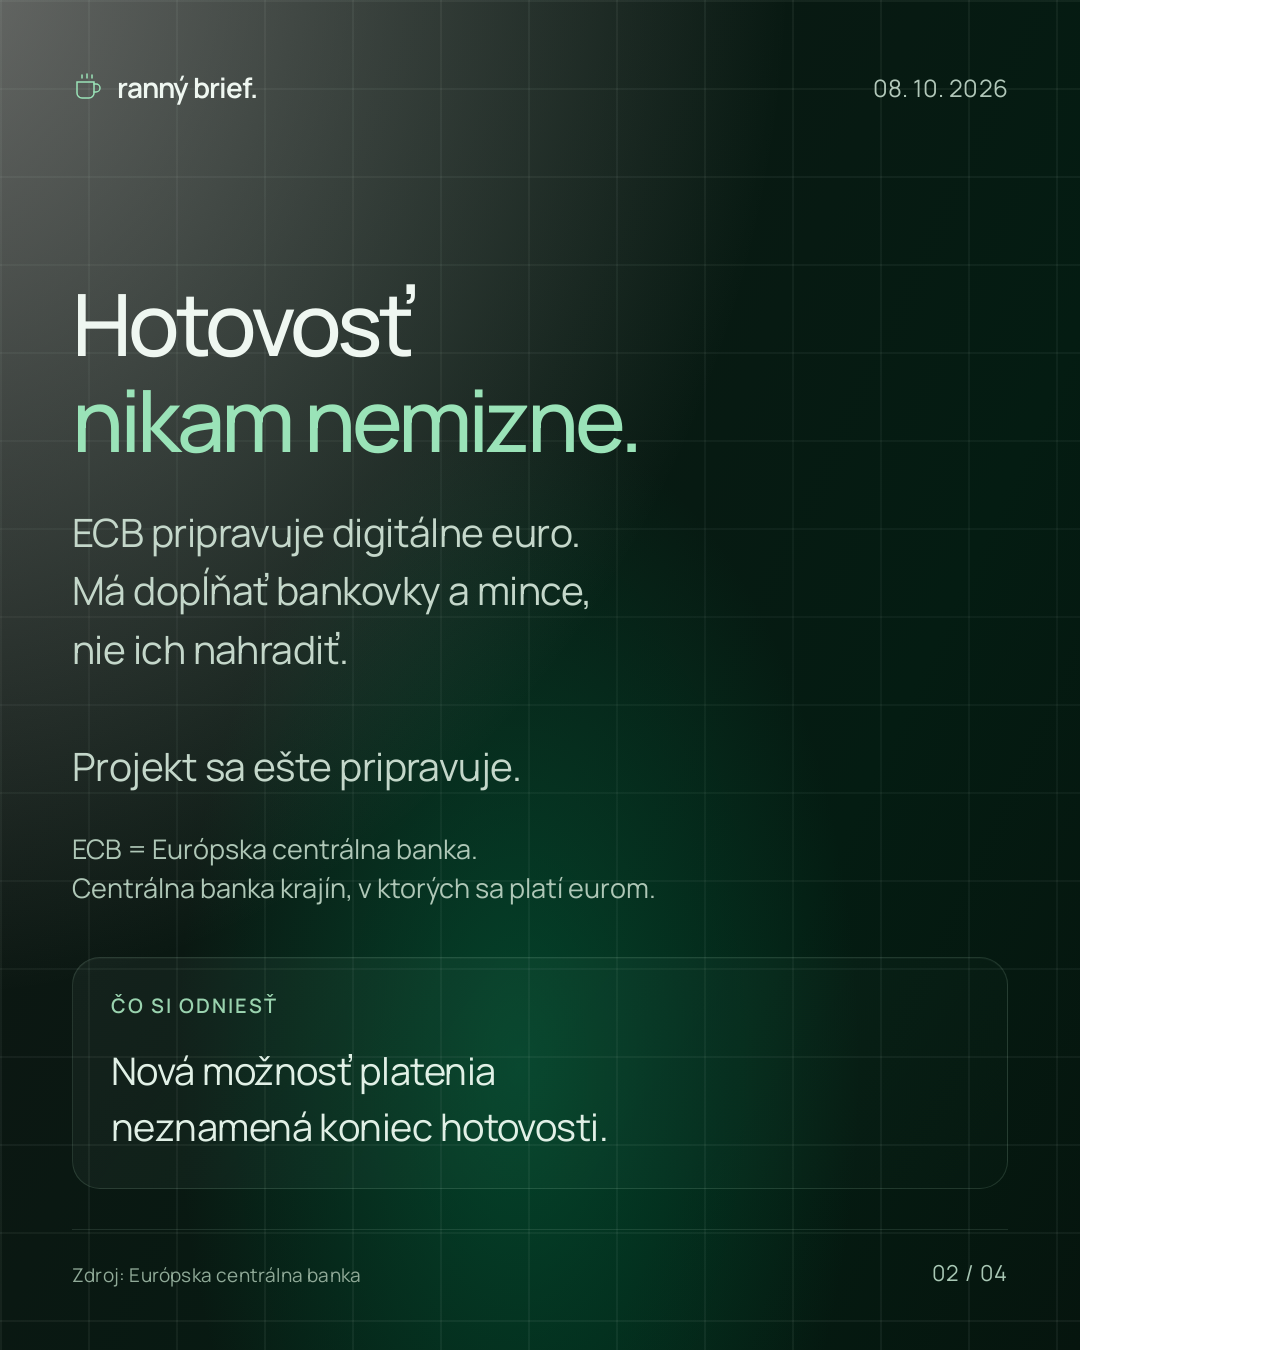
<file: design-system/news.html>
<!doctype html><html lang="sk"><head><meta charset="utf-8"><style>@font-face{font-family:Manrope;src:url([data-uri]) format('truetype');font-weight:200 800;font-style:normal;font-display:block}
.rb-frame{
  --rb-background:#07130e;--rb-forest:#164d34;--rb-accent:#9ae3b8;
  --rb-text:#eff7f1;--rb-body:#c4d7ca;--rb-muted:#afc7b7;
  --rb-grid:#d6e8dc13;--rb-border:#c2efd322;
  --rb-gutter:6.666667cqw;--rb-title:7.962963cqw;
  --rb-cover-title:7.037037cqw;--rb-body-size:3.611111cqw;
  --rb-radius:2.592593cqw;
  width:100%;container-type:inline-size;font-family:Manrope,sans-serif;font-synthesis:none;
}
.rb-post,.rb-post *{box-sizing:border-box}
.rb-post{position:relative;width:100%;aspect-ratio:4/5;overflow:hidden;background:var(--rb-background);color:var(--rb-text)}
.rb-post::before{content:'';position:absolute;inset:0;background:radial-gradient(ellipse at -7% -4%,#dddeda70,transparent 53%),radial-gradient(ellipse at 48% 79%,#00875460,transparent 43%),linear-gradient(115deg,#101412,#041c12 72%,#06150e)}
.rb-grid{position:absolute;inset:0;background-image:linear-gradient(var(--rb-grid) .138889cqw,transparent .138889cqw),linear-gradient(90deg,var(--rb-grid) .138889cqw,transparent .138889cqw);background-size:8.148148cqw 8.148148cqw;mask-image:linear-gradient(180deg,#000c,#0009 45%,#000c)}
.rb-top{position:absolute;top:6.296296cqw;left:var(--rb-gutter);right:var(--rb-gutter);display:flex;justify-content:space-between;align-items:center;gap:2cqw}
.rb-brand{font-size:2.592593cqw;font-weight:650;letter-spacing:-.092593cqw;display:flex;align-items:center;gap:1.203704cqw;white-space:nowrap}
.rb-brand svg{width:2.962963cqw;height:2.962963cqw;color:var(--rb-accent)}
.rb-top time{font-size:2.222222cqw;letter-spacing:.018519cqw;color:#b2c8ba;white-space:nowrap}
.rb-content{position:absolute;left:var(--rb-gutter);right:var(--rb-gutter);top:25.462963cqw}
.rb-title{font-family:inherit;font-size:var(--rb-title);line-height:1.12;font-weight:500;letter-spacing:-.37037cqw;margin:0 0 3.240741cqw;white-space:pre-line;overflow-wrap:anywhere;color:var(--rb-text)}
.rb-title-accent{color:var(--rb-accent)}
.rb-layout-cover .rb-top{justify-content:center;top:10cqw}
.rb-layout-cover .rb-brand{font-size:3.148148cqw;gap:1.481481cqw}
.rb-layout-cover .rb-brand svg{width:4.814815cqw;height:4.814815cqw}
.rb-layout-cover .rb-top time{position:absolute;top:-3.7cqw;right:0;font-size:1.851852cqw}
.rb-layout-cover .rb-content{left:16.666667cqw;right:16.666667cqw;top:29.62963cqw;min-height:66.666667cqw;padding:6.111111cqw 5.555556cqw 5.185185cqw;text-align:center;border:.092593cqw solid var(--rb-border);border-radius:var(--rb-radius);background:linear-gradient(125deg,#101b17b3,#06190ed9);box-shadow:inset 0 .092593cqw 0 #edfff008;display:flex;flex-direction:column}
.rb-layout-cover .rb-title{font-size:var(--rb-cover-title);line-height:1.12;letter-spacing:-.259259cqw;margin-bottom:5.555556cqw}
.rb-layout-cover .rb-body{font-size:3.148148cqw;line-height:1.4;color:var(--rb-accent)}
.rb-cover-extra{font-size:2.5cqw;line-height:1.5;color:var(--rb-muted);padding-top:2.962963cqw}
.rb-progress{display:flex;gap:.740741cqw;justify-content:center;padding-top:5.555556cqw;margin-top:auto;width:100%}
.rb-progress i{height:.277778cqw;flex:1;max-width:5.740741cqw;background:#b4dec433}
.rb-progress i.current{background:var(--rb-text)}
.rb-post p{margin:0;font-family:inherit;white-space:pre-line;overflow-wrap:anywhere}
.rb-body{font-size:var(--rb-body-size);line-height:1.5;letter-spacing:-.050926cqw;font-weight:400;color:var(--rb-body)}
.rb-legend{font-size:2.5cqw;line-height:1.45;color:var(--rb-muted);padding-top:3.148148cqw}
.rb-card{border:.092593cqw solid var(--rb-border);border-radius:var(--rb-radius);padding:3.148148cqw 3.518519cqw;background:linear-gradient(125deg,#d5ffe60c,#9ae5b903);box-shadow:inset 0 .092593cqw 0 #edfff008}
.rb-card p{font-size:3.518519cqw;line-height:1.45;letter-spacing:-.050926cqw;color:#e1f0e6}
.rb-label{font-size:1.851852cqw;line-height:1.4;letter-spacing:.185185cqw;font-weight:600;color:#9ad3af;text-transform:uppercase;margin-bottom:2.12963cqw}
.rb-takeaway{margin-top:4.62963cqw}
.rb-term-card{padding:2.685185cqw 3.333333cqw;margin-top:2.222222cqw}
.rb-term-card h3{font-family:inherit;font-size:3.611111cqw;line-height:1.3;letter-spacing:-.092593cqw;font-weight:550;color:#d8f1e2;margin:0 0 1.296296cqw;overflow-wrap:anywhere}
.rb-term-card p{font-size:3.055556cqw;line-height:1.5;color:#bcd3c4}
.rb-footer{position:absolute;bottom:5.648148cqw;left:var(--rb-gutter);right:var(--rb-gutter);border-top:.092593cqw solid #b4dec420;padding-top:2.592593cqw;display:flex;justify-content:space-between;align-items:flex-end;gap:2.777778cqw}
.rb-source{font-size:1.759259cqw;line-height:1.5;letter-spacing:.018519cqw;color:#90aa98;max-width:75%;overflow-wrap:anywhere}
.rb-pagination{font-size:2.037037cqw;line-height:1.4;letter-spacing:.092593cqw;color:#a9c8b5;white-space:nowrap}
html,body{margin:0;width:1080px;height:1350px}.rb-frame{width:1080px}</style></head><body><div class="rb-frame"><article class="rb-post rb-layout-news">
    <div class="rb-grid" aria-hidden="true"></div>
    <header class="rb-top"><div class="rb-brand"><svg viewBox="0 0 32 32" fill="none" aria-hidden="true"><path d="M5 11h17v11a5 5 0 0 1-5 5h-7a5 5 0 0 1-5-5V11Z" stroke="currentColor" stroke-width="1.5"/><path d="M22 13h2a4 4 0 0 1 0 8h-2M10 4v3M15 3v4M20 4v3" stroke="currentColor" stroke-width="1.5" stroke-linecap="round"/></svg><span>ranný brief.</span></div><time>08. 10. 2026</time></header>
    <div class="rb-content"><h2 class="rb-title">Hotovosť<br><span class="rb-title-accent">nikam nemizne.</span></h2><p class="rb-body">ECB pripravuje digitálne euro.
Má dopĺňať bankovky a mince,
nie ich nahradiť.

Projekt sa ešte pripravuje.</p><p class="rb-legend">ECB = Európska centrálna banka.
Centrálna banka krajín, v ktorých sa platí eurom.</p><section class="rb-card rb-takeaway"><div class="rb-label">Čo si odniesť</div><p>Nová možnosť platenia
neznamená koniec hotovosti.</p></section>
    </div>
    <footer class="rb-footer"><span class="rb-source">Zdroj: Európska centrálna banka</span><span class="rb-pagination">02 / 04</span></footer>
  </article></div></body></html>
</file>
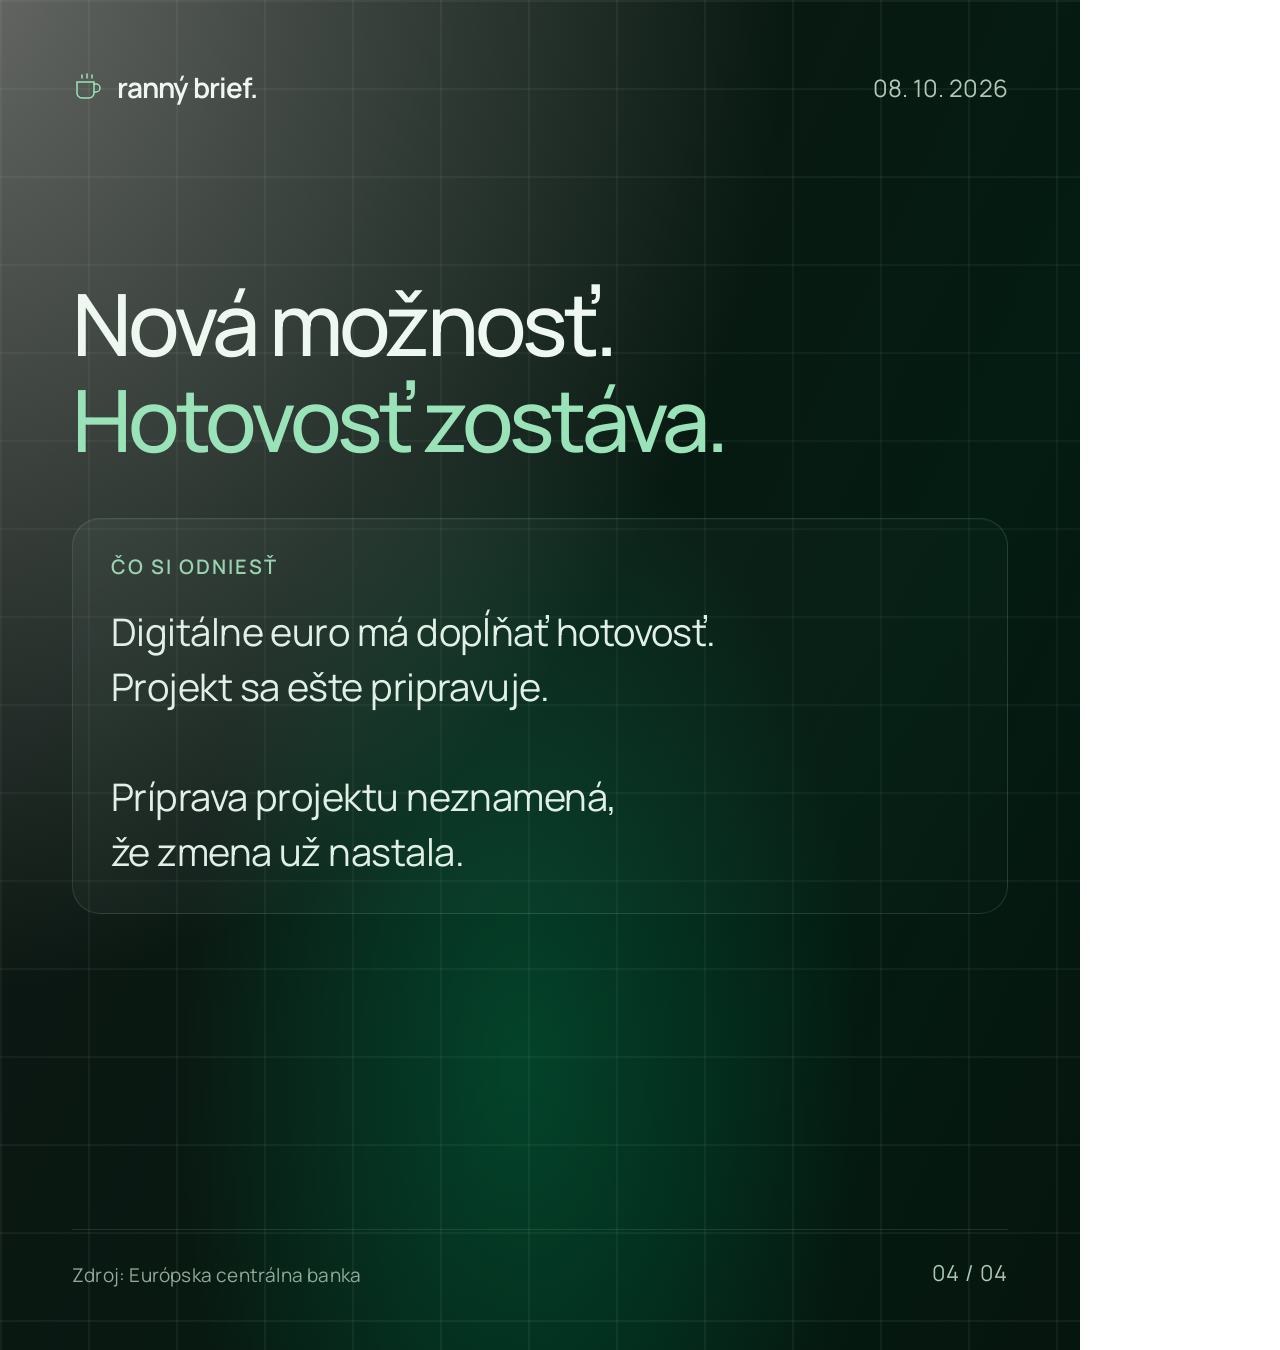
<file: design-system/takeaway.html>
<!doctype html><html lang="sk"><head><meta charset="utf-8"><style>@font-face{font-family:Manrope;src:url([data-uri]) format('truetype');font-weight:200 800;font-style:normal;font-display:block}
.rb-frame{
  --rb-background:#07130e;--rb-forest:#164d34;--rb-accent:#9ae3b8;
  --rb-text:#eff7f1;--rb-body:#c4d7ca;--rb-muted:#afc7b7;
  --rb-grid:#d6e8dc13;--rb-border:#c2efd322;
  --rb-gutter:6.666667cqw;--rb-title:7.962963cqw;
  --rb-cover-title:7.037037cqw;--rb-body-size:3.611111cqw;
  --rb-radius:2.592593cqw;
  width:100%;container-type:inline-size;font-family:Manrope,sans-serif;font-synthesis:none;
}
.rb-post,.rb-post *{box-sizing:border-box}
.rb-post{position:relative;width:100%;aspect-ratio:4/5;overflow:hidden;background:var(--rb-background);color:var(--rb-text)}
.rb-post::before{content:'';position:absolute;inset:0;background:radial-gradient(ellipse at -7% -4%,#dddeda70,transparent 53%),radial-gradient(ellipse at 48% 79%,#00875460,transparent 43%),linear-gradient(115deg,#101412,#041c12 72%,#06150e)}
.rb-grid{position:absolute;inset:0;background-image:linear-gradient(var(--rb-grid) .138889cqw,transparent .138889cqw),linear-gradient(90deg,var(--rb-grid) .138889cqw,transparent .138889cqw);background-size:8.148148cqw 8.148148cqw;mask-image:linear-gradient(180deg,#000c,#0009 45%,#000c)}
.rb-top{position:absolute;top:6.296296cqw;left:var(--rb-gutter);right:var(--rb-gutter);display:flex;justify-content:space-between;align-items:center;gap:2cqw}
.rb-brand{font-size:2.592593cqw;font-weight:650;letter-spacing:-.092593cqw;display:flex;align-items:center;gap:1.203704cqw;white-space:nowrap}
.rb-brand svg{width:2.962963cqw;height:2.962963cqw;color:var(--rb-accent)}
.rb-top time{font-size:2.222222cqw;letter-spacing:.018519cqw;color:#b2c8ba;white-space:nowrap}
.rb-content{position:absolute;left:var(--rb-gutter);right:var(--rb-gutter);top:25.462963cqw}
.rb-title{font-family:inherit;font-size:var(--rb-title);line-height:1.12;font-weight:500;letter-spacing:-.37037cqw;margin:0 0 3.240741cqw;white-space:pre-line;overflow-wrap:anywhere;color:var(--rb-text)}
.rb-title-accent{color:var(--rb-accent)}
.rb-layout-cover .rb-top{justify-content:center;top:10cqw}
.rb-layout-cover .rb-brand{font-size:3.148148cqw;gap:1.481481cqw}
.rb-layout-cover .rb-brand svg{width:4.814815cqw;height:4.814815cqw}
.rb-layout-cover .rb-top time{position:absolute;top:-3.7cqw;right:0;font-size:1.851852cqw}
.rb-layout-cover .rb-content{left:16.666667cqw;right:16.666667cqw;top:29.62963cqw;min-height:66.666667cqw;padding:6.111111cqw 5.555556cqw 5.185185cqw;text-align:center;border:.092593cqw solid var(--rb-border);border-radius:var(--rb-radius);background:linear-gradient(125deg,#101b17b3,#06190ed9);box-shadow:inset 0 .092593cqw 0 #edfff008;display:flex;flex-direction:column}
.rb-layout-cover .rb-title{font-size:var(--rb-cover-title);line-height:1.12;letter-spacing:-.259259cqw;margin-bottom:5.555556cqw}
.rb-layout-cover .rb-body{font-size:3.148148cqw;line-height:1.4;color:var(--rb-accent)}
.rb-cover-extra{font-size:2.5cqw;line-height:1.5;color:var(--rb-muted);padding-top:2.962963cqw}
.rb-progress{display:flex;gap:.740741cqw;justify-content:center;padding-top:5.555556cqw;margin-top:auto;width:100%}
.rb-progress i{height:.277778cqw;flex:1;max-width:5.740741cqw;background:#b4dec433}
.rb-progress i.current{background:var(--rb-text)}
.rb-post p{margin:0;font-family:inherit;white-space:pre-line;overflow-wrap:anywhere}
.rb-body{font-size:var(--rb-body-size);line-height:1.5;letter-spacing:-.050926cqw;font-weight:400;color:var(--rb-body)}
.rb-legend{font-size:2.5cqw;line-height:1.45;color:var(--rb-muted);padding-top:3.148148cqw}
.rb-card{border:.092593cqw solid var(--rb-border);border-radius:var(--rb-radius);padding:3.148148cqw 3.518519cqw;background:linear-gradient(125deg,#d5ffe60c,#9ae5b903);box-shadow:inset 0 .092593cqw 0 #edfff008}
.rb-card p{font-size:3.518519cqw;line-height:1.45;letter-spacing:-.050926cqw;color:#e1f0e6}
.rb-label{font-size:1.851852cqw;line-height:1.4;letter-spacing:.185185cqw;font-weight:600;color:#9ad3af;text-transform:uppercase;margin-bottom:2.12963cqw}
.rb-takeaway{margin-top:4.62963cqw}
.rb-term-card{padding:2.685185cqw 3.333333cqw;margin-top:2.222222cqw}
.rb-term-card h3{font-family:inherit;font-size:3.611111cqw;line-height:1.3;letter-spacing:-.092593cqw;font-weight:550;color:#d8f1e2;margin:0 0 1.296296cqw;overflow-wrap:anywhere}
.rb-term-card p{font-size:3.055556cqw;line-height:1.5;color:#bcd3c4}
.rb-footer{position:absolute;bottom:5.648148cqw;left:var(--rb-gutter);right:var(--rb-gutter);border-top:.092593cqw solid #b4dec420;padding-top:2.592593cqw;display:flex;justify-content:space-between;align-items:flex-end;gap:2.777778cqw}
.rb-source{font-size:1.759259cqw;line-height:1.5;letter-spacing:.018519cqw;color:#90aa98;max-width:75%;overflow-wrap:anywhere}
.rb-pagination{font-size:2.037037cqw;line-height:1.4;letter-spacing:.092593cqw;color:#a9c8b5;white-space:nowrap}
html,body{margin:0;width:1080px;height:1350px}.rb-frame{width:1080px}</style></head><body><div class="rb-frame"><article class="rb-post rb-layout-takeaway">
    <div class="rb-grid" aria-hidden="true"></div>
    <header class="rb-top"><div class="rb-brand"><svg viewBox="0 0 32 32" fill="none" aria-hidden="true"><path d="M5 11h17v11a5 5 0 0 1-5 5h-7a5 5 0 0 1-5-5V11Z" stroke="currentColor" stroke-width="1.5"/><path d="M22 13h2a4 4 0 0 1 0 8h-2M10 4v3M15 3v4M20 4v3" stroke="currentColor" stroke-width="1.5" stroke-linecap="round"/></svg><span>ranný brief.</span></div><time>08. 10. 2026</time></header>
    <div class="rb-content"><h2 class="rb-title">Nová možnosť.<br><span class="rb-title-accent">Hotovosť zostáva.</span></h2><section class="rb-card rb-takeaway"><div class="rb-label">Čo si odniesť</div><p>Digitálne euro má dopĺňať hotovosť.
Projekt sa ešte pripravuje.

Príprava projektu neznamená,
že zmena už nastala.</p></section>
    </div>
    <footer class="rb-footer"><span class="rb-source">Zdroj: Európska centrálna banka</span><span class="rb-pagination">04 / 04</span></footer>
  </article></div></body></html>
</file>
